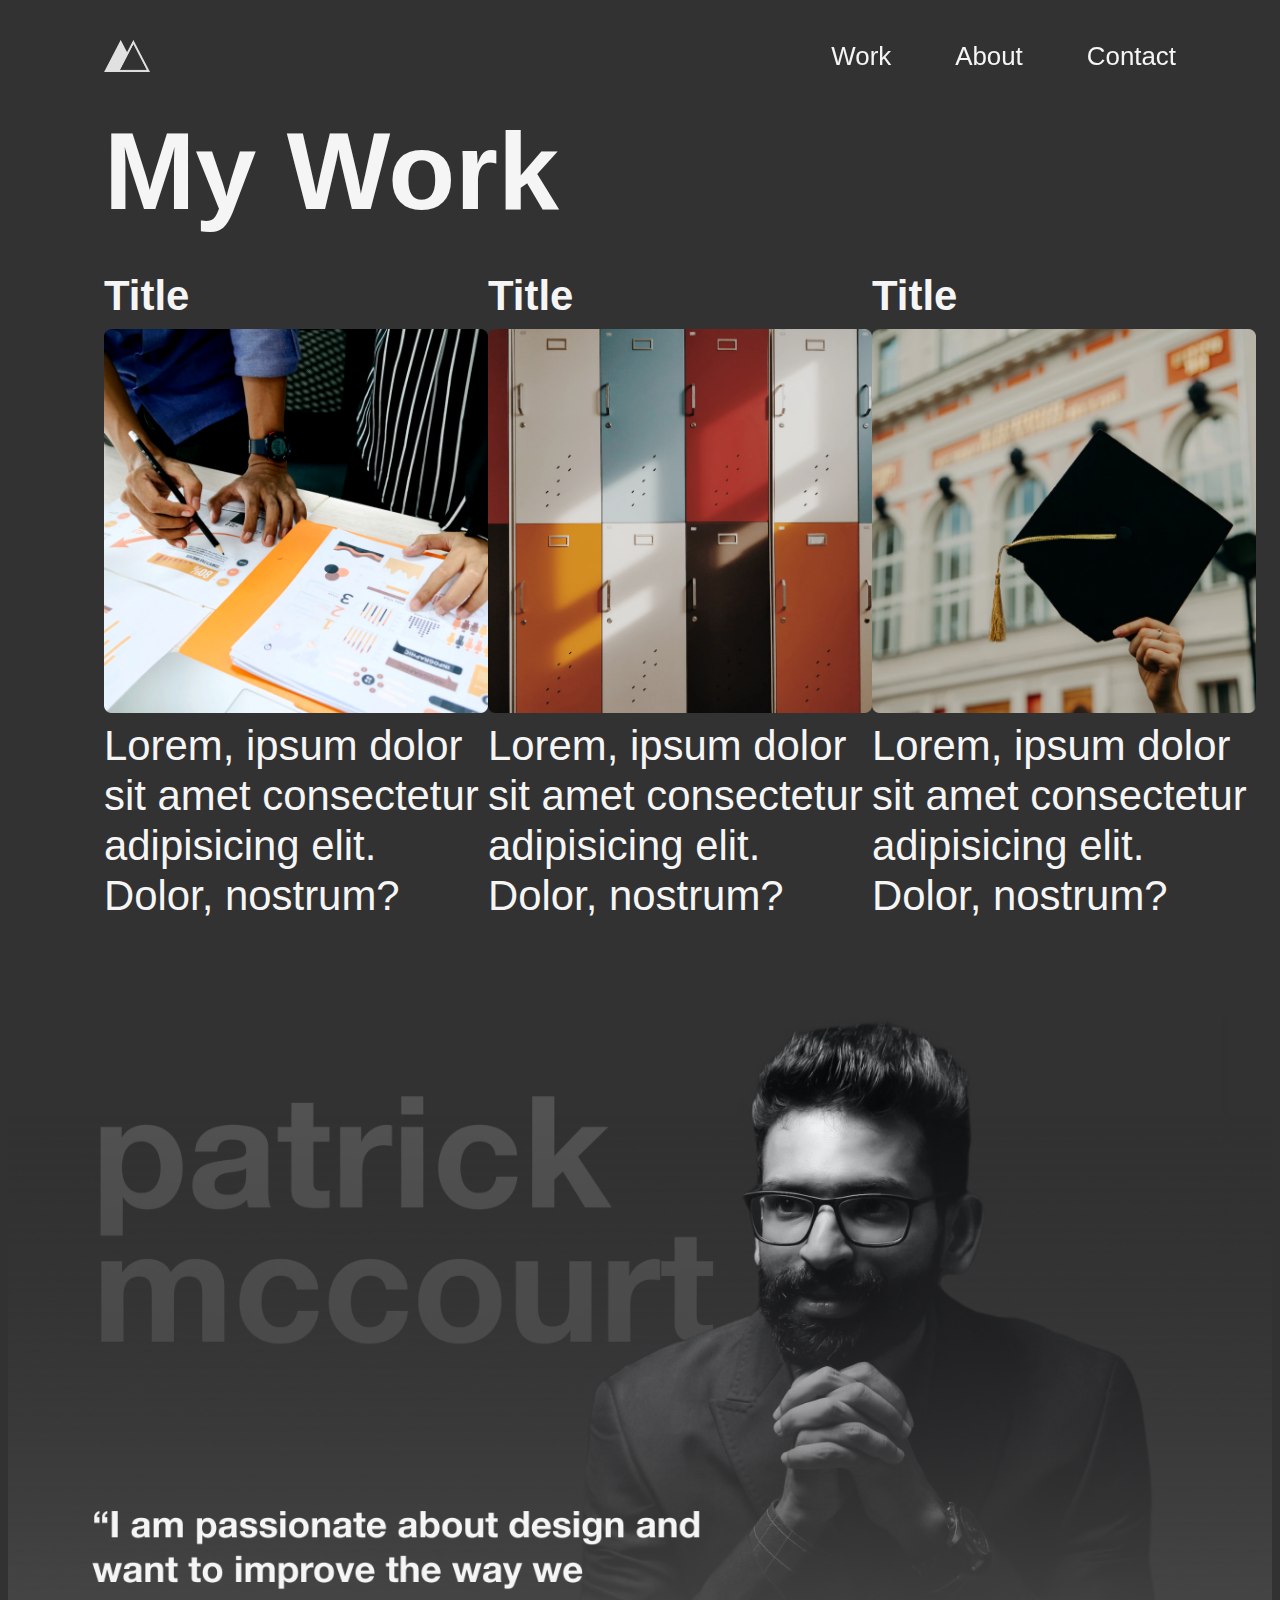
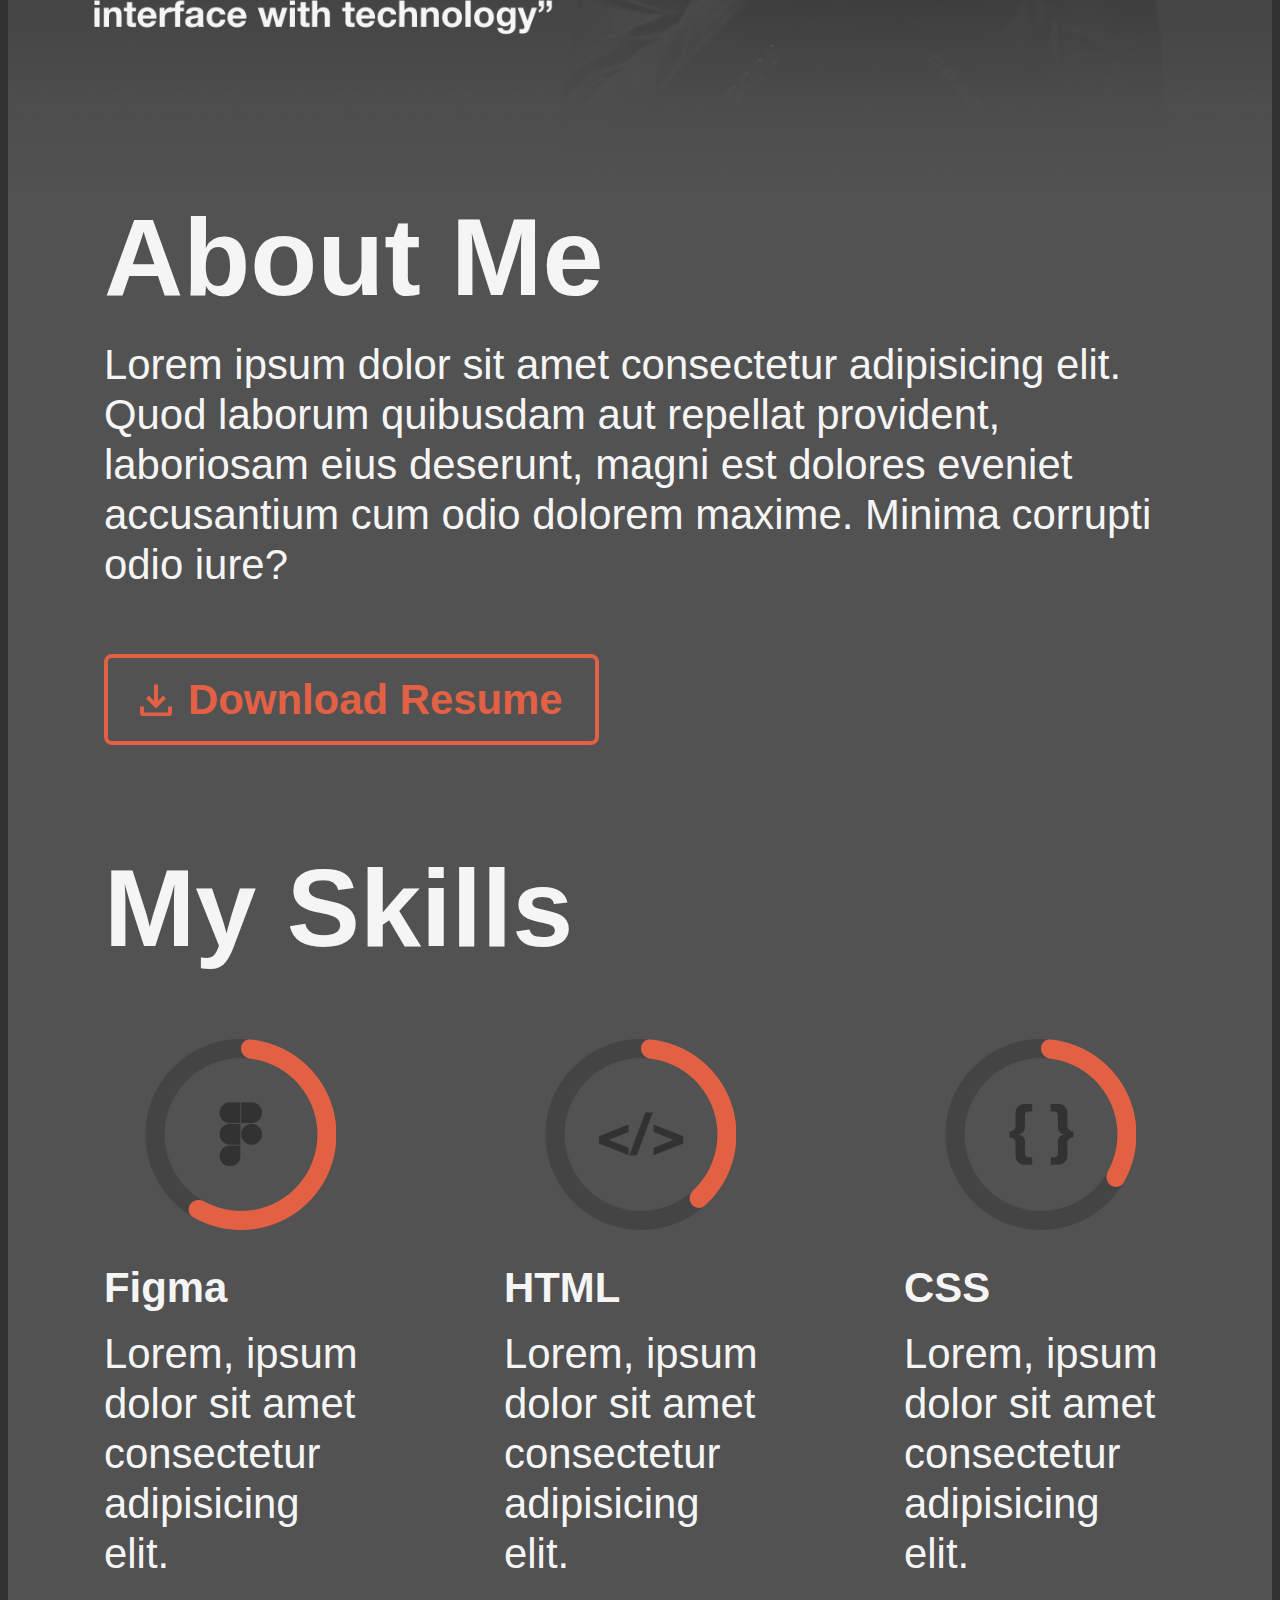
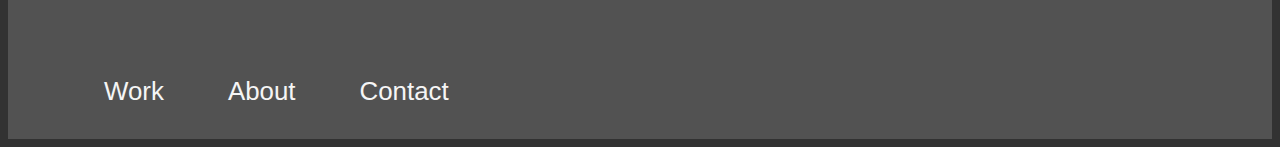
<file: index.html>
<!DOCTYPE html>
<html lang="en">
<head>
    <meta charset="UTF-8">
    <meta http-equiv="X-UA-Compatible" content="IE=edge">
    <meta name="viewport" content="width=device-width, initial-scale=1.0">
    <link rel="stylesheet" type="text/css" href="./CSS/style.css">
    <title>Patrick McCourt</title>
</head>
<body>
    <header>
        <img class="logo" src="./Images/Logo_light.png" alt="">
        <ul class="navigation">
            <li class="navLink">Work</li>
            <li class="navLink">About</li>
            <li class="navLink">Contact</li>
        </ul>
    </header>
    <section class="myWork">
        <h1 id="title">My Work</h1>
        <h2 id="sub1">Title</h2>
        <h2 id="sub2">Title</h2>
        <h2 id="sub3">Title</h2>
        <img id="img1" class="preview" src="./Images/Card1.png" alt="">
        <img id="img2" class="preview" src="./Images/Card2.png" alt="">
        <img id="img3" class="preview" src="./Images/Card3.png" alt="">
        <p id="par1">Lorem, ipsum dolor sit amet consectetur adipisicing elit. Dolor, nostrum?</p>
        <p id="par2">Lorem, ipsum dolor sit amet consectetur adipisicing elit. Dolor, nostrum?</p>
        <p id="par3">Lorem, ipsum dolor sit amet consectetur adipisicing elit. Dolor, nostrum?</p>
    </section>
    <section class="aboutMe">
        <img class="heroImg" src="./Images/Hero.png" alt="">
        <div class="bio">
            <div class="content">
                <h1>About Me</h1>
                <p>Lorem ipsum dolor sit amet consectetur adipisicing elit. Quod laborum quibusdam aut repellat provident, laboriosam eius deserunt, magni est dolores eveniet accusantium cum odio dolorem maxime. Minima corrupti odio iure?</p>
            </div>
            <button><img class="icon" src="./Images/DownloadIcon.png">Download Resume</button>
        </div>
    </section>
    <section class="mySkills">
        <h1>My Skills</h1>
        <div class="skillCards">
            <div class="skill">
                <img class="progress" src="./Images/Figma.png" alt="">
                <div class="content">
                    <h2>Figma</h2>
                    <p>Lorem, ipsum dolor sit amet consectetur adipisicing elit.</p>
                </div>
            </div>
            <div class="skill">
                <img class="progress" src="./Images/HTML.png" alt="">
                <div class="content">
                    <h2>HTML</h2>
                    <p>Lorem, ipsum dolor sit amet consectetur adipisicing elit.</p>
                </div>
            </div>
            <div class="skill">
                <img class="progress" src="./Images/CSS.png" alt="">
                <div class="content">
                    <h2>CSS</h2>
                    <p>Lorem, ipsum dolor sit amet consectetur adipisicing elit.</p>
                </div>
            </div>
        </div>
    </section>
    <footer>
        <ul class="navigation">
            <li class="navLink">Work</li>
            <li class="navLink">About</li>
            <li class="navLink">Contact</li>
        </ul>
    </footer>
</body>
</html>
</file>
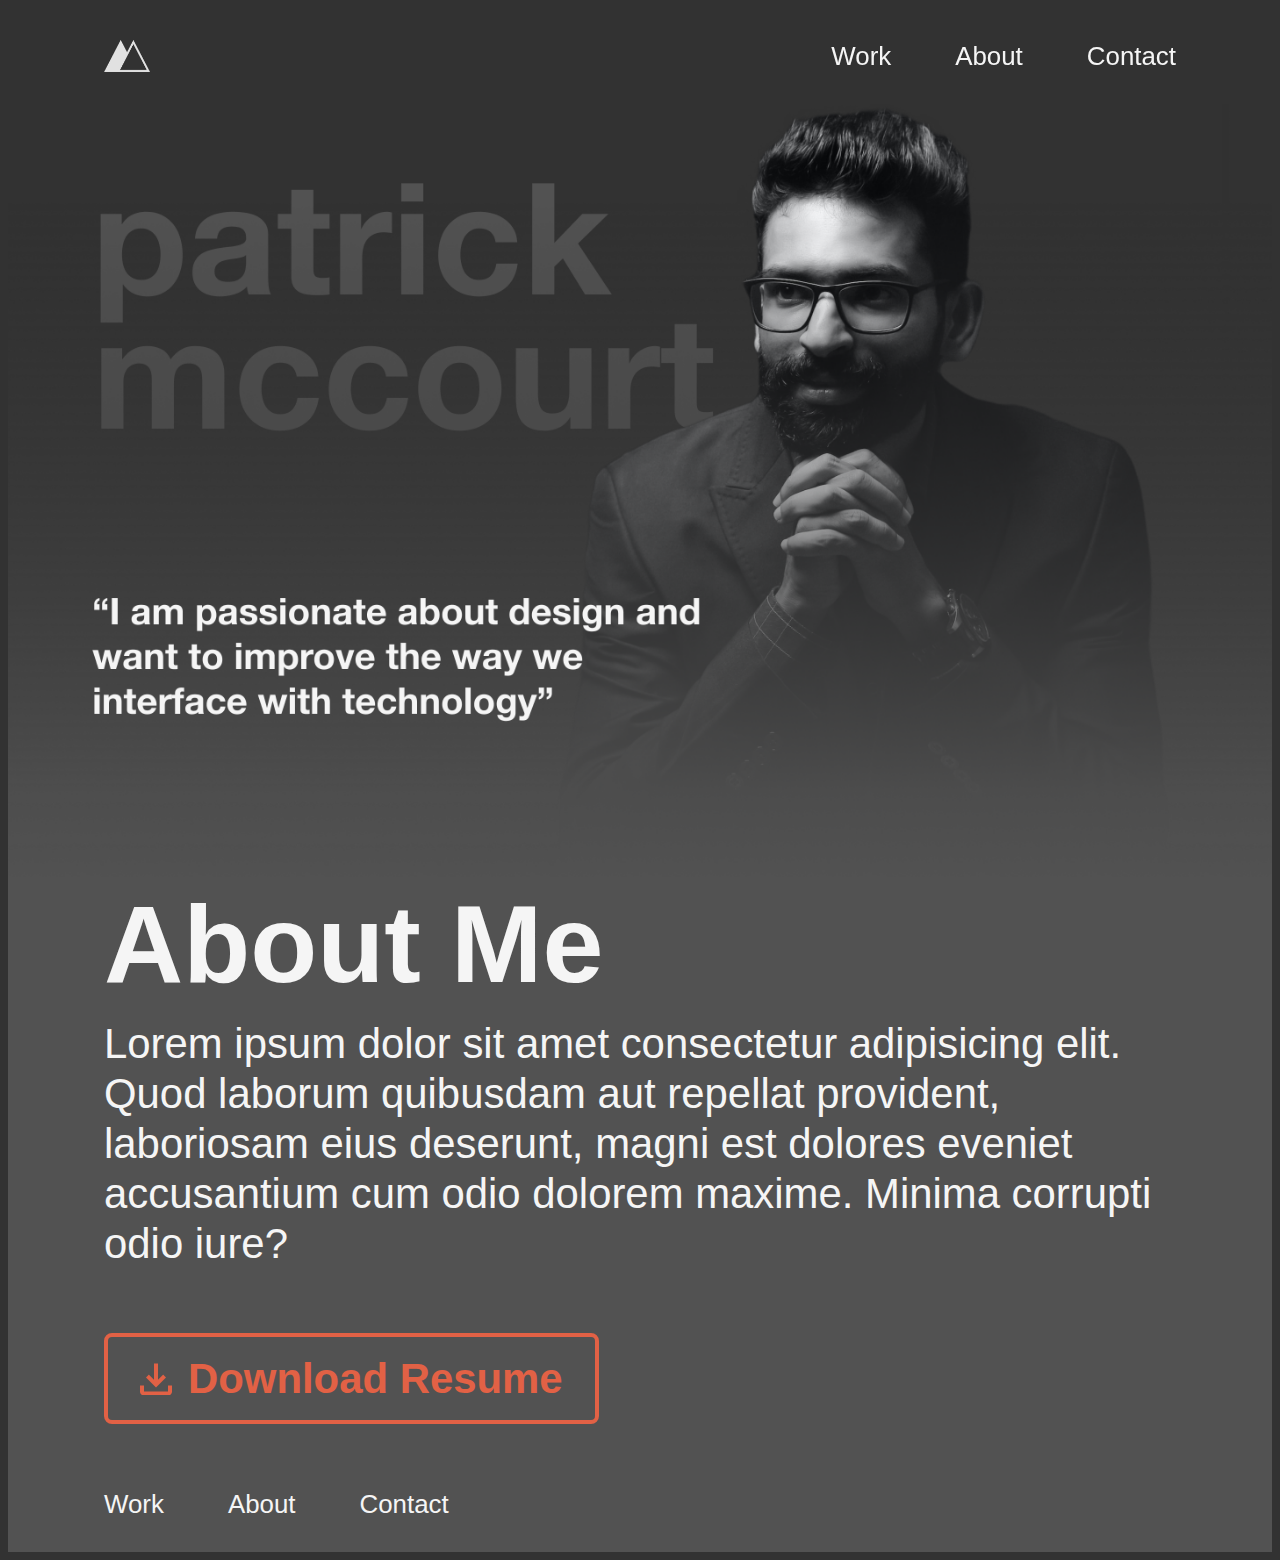
<file: About Me/index.html>
<!DOCTYPE html>
<html lang="en">
<head>
    <meta charset="UTF-8">
    <meta http-equiv="X-UA-Compatible" content="IE=edge">
    <meta name="viewport" content="width=device-width, initial-scale=1.0">
    <link rel="stylesheet" type="text/css" href="./CSS/style.css">
    <title>Patrick McCourt</title>
</head>
<body>
    <header>
        <img class="logo" src="./Images/Logo_light.png" alt="">
        <ul class="navigation">
            <li class="navLink">Work</li>
            <li class="navLink">About</li>
            <li class="navLink">Contact</li>
        </ul>
    </header>
    <section class="aboutMe">
        <img class="heroImg" src="./Images/Hero.png" alt="">
        <div class="bio">
            <div class="content">
                <h1>About Me</h1>
                <p>Lorem ipsum dolor sit amet consectetur adipisicing elit. Quod laborum quibusdam aut repellat provident, laboriosam eius deserunt, magni est dolores eveniet accusantium cum odio dolorem maxime. Minima corrupti odio iure?</p>
            </div>
            <button><img class="icon" src="./Images/DownloadIcon.png">Download Resume</button>
        </div>
    </section>
    <footer>
        <ul class="navigation">
            <li class="navLink">Work</li>
            <li class="navLink">About</li>
            <li class="navLink">Contact</li>
        </ul>
    </footer>
</body>
</html>
</file>
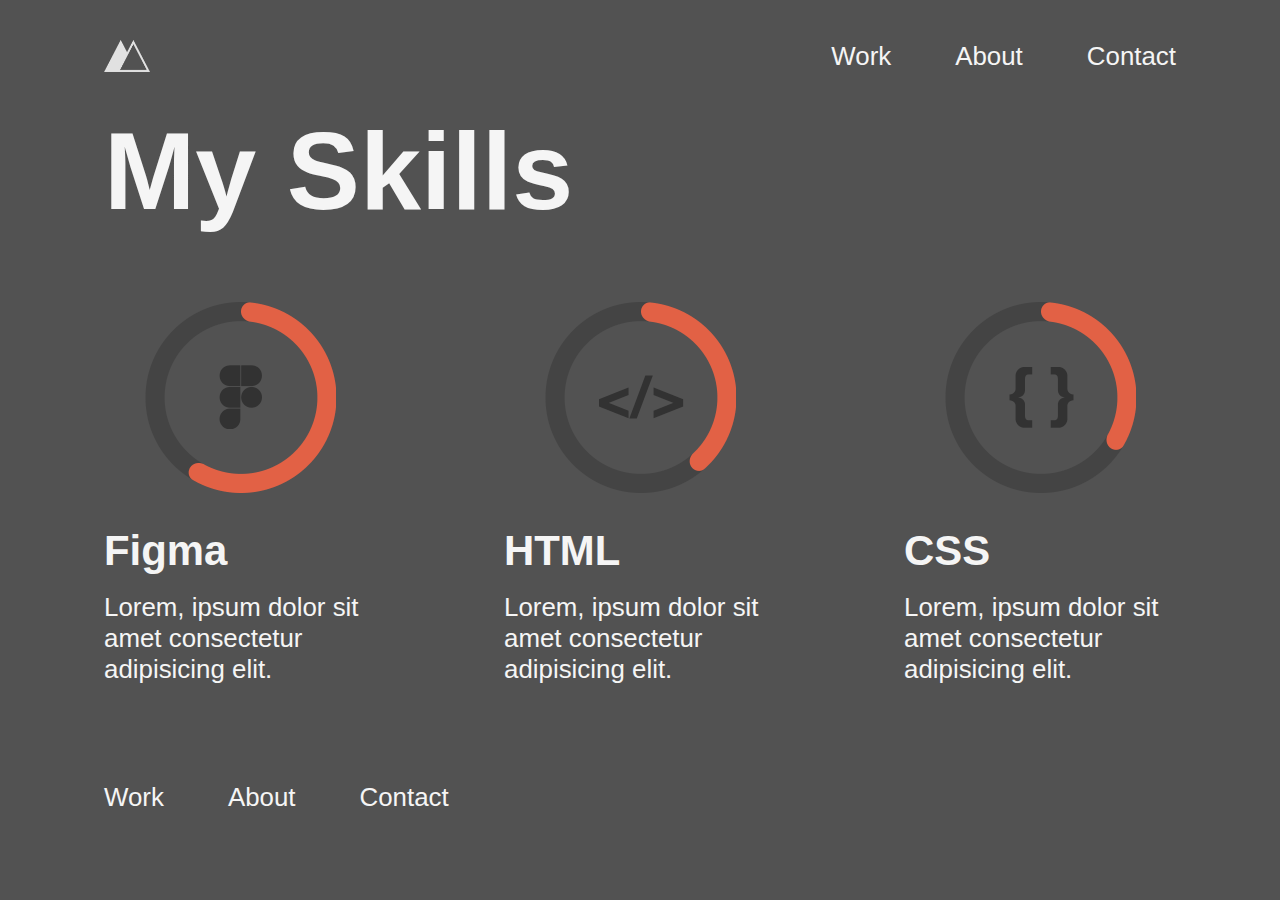
<file: My Skills/index.html>
<!DOCTYPE html>
<html lang="en">
<head>
    <meta charset="UTF-8">
    <meta http-equiv="X-UA-Compatible" content="IE=edge">
    <meta name="viewport" content="width=device-width, initial-scale=1.0">
    <link rel="stylesheet" type="text/css" href="./CSS/style.css">
    <title>My Skills</title>
</head>
<body>
    <header>
        <img class="logo" src="./Images/Logo_light.png" alt="">
        <ul class="navigation">
            <li class="navLink">Work</li>
            <li class="navLink">About</li>
            <li class="navLink">Contact</li>
        </ul>
    </header>
    <section class="mySkills">
        <h1>My Skills</h1>
        <div class="skillCards">
            <div class="skill">
                <img class="progress" src="./Images/Figma.png" alt="">
                <div class="content">
                    <h2>Figma</h2>
                    <p>Lorem, ipsum dolor sit amet consectetur adipisicing elit.</p>
                </div>
            </div>
            <div class="skill">
                <img class="progress" src="./Images/HTML.png" alt="">
                <div class="content">
                    <h2>HTML</h2>
                    <p>Lorem, ipsum dolor sit amet consectetur adipisicing elit.</p>
                </div>
            </div>
            <div class="skill">
                <img class="progress" src="./Images/CSS.png" alt="">
                <div class="content">
                    <h2>CSS</h2>
                    <p>Lorem, ipsum dolor sit amet consectetur adipisicing elit.</p>
                </div>
            </div>
        </div>
    </section>
    <footer>
        <ul class="navigation">
            <li class="navLink">Work</li>
            <li class="navLink">About</li>
            <li class="navLink">Contact</li>
        </ul>
    </footer>
</body>
</html>
</file>
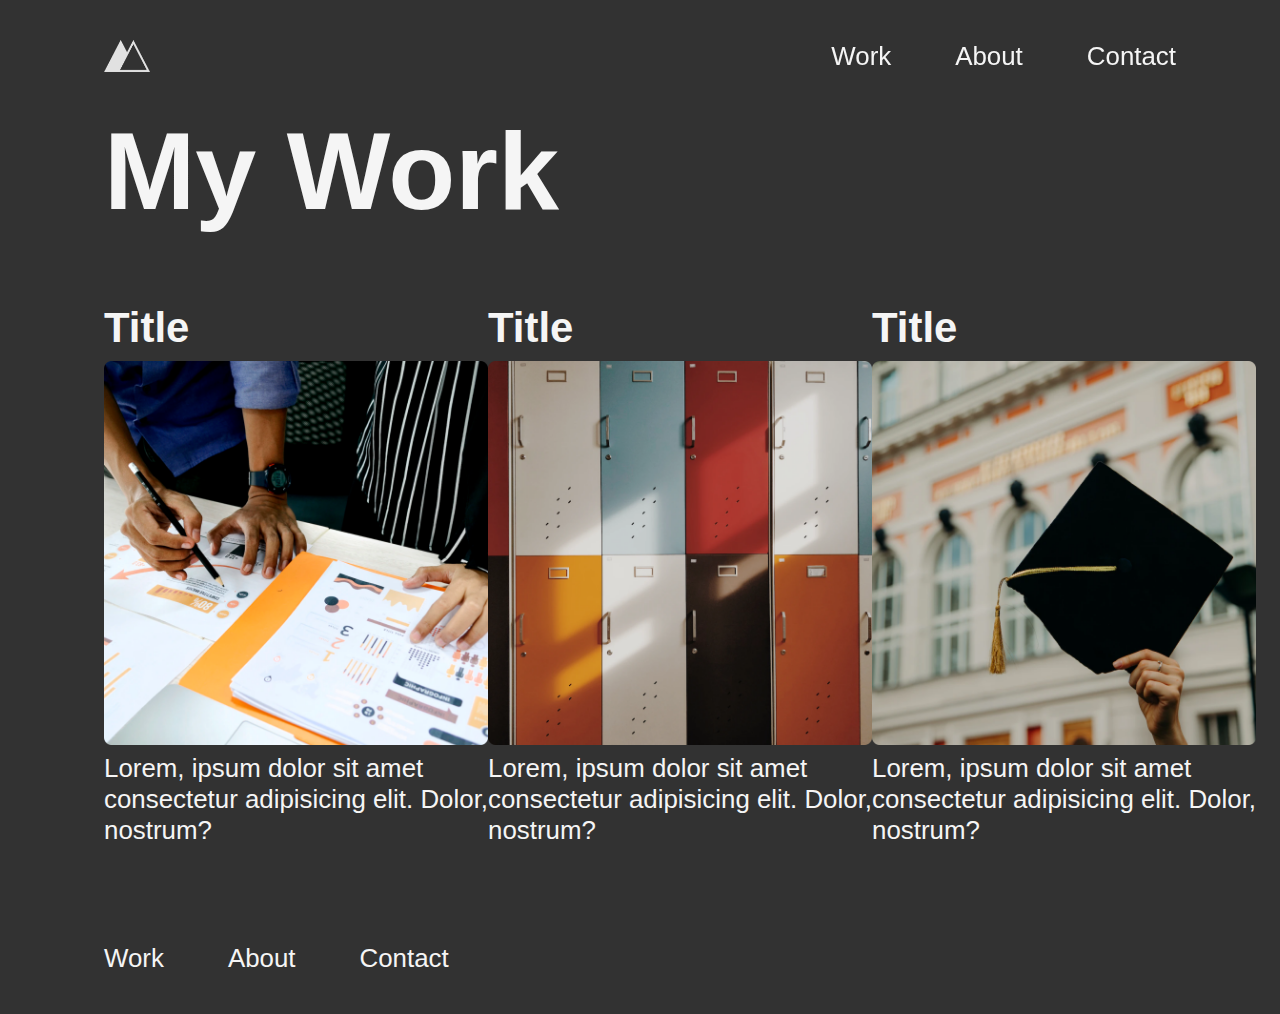
<file: My Work/index.html>
<!DOCTYPE html>
<html lang="en">
<head>
    <meta charset="UTF-8">
    <meta http-equiv="X-UA-Compatible" content="IE=edge">
    <meta name="viewport" content="width=device-width, initial-scale=1.0">
    <link rel="stylesheet" type="text/css" href="./CSS/style.css">
    <title>My Work</title>
</head>
<body>
    <header>
        <img class="logo" src="./Images/Logo_light.png" alt="">
        <ul class="navigation">
            <li class="navLink">Work</li>
            <li class="navLink">About</li>
            <li class="navLink">Contact</li>
        </ul>
    </header>
    <section class="myWork">
        <h1 id="title">My Work</h1>
        <h2 id="sub1">Title</h2>
        <h2 id="sub2">Title</h2>
        <h2 id="sub3">Title</h2>
        <img id="img1" class="preview" src="./Images/Card1.png" alt="">
        <img id="img2" class="preview" src="./Images/Card2.png" alt="">
        <img id="img3" class="preview" src="./Images/Card3.png" alt="">
        <p id="par1">Lorem, ipsum dolor sit amet consectetur adipisicing elit. Dolor, nostrum?</p>
        <p id="par2">Lorem, ipsum dolor sit amet consectetur adipisicing elit. Dolor, nostrum?</p>
        <p id="par3">Lorem, ipsum dolor sit amet consectetur adipisicing elit. Dolor, nostrum?</p>
    </section>
    <footer>
        <ul class="navigation">
            <li class="navLink">Work</li>
            <li class="navLink">About</li>
            <li class="navLink">Contact</li>
        </ul>
    </footer>
</body>
</html>
</file>
<file: CSS/style.css>
/* Global */
body {
    display: flex;
    flex-direction: column;
    align-items: center;
    background-color: #323232;
}

h1 {
    font-family: Arial, Helvetica, sans-serif;
    font-style: normal;
    font-weight: 700;
    font-size: 109.66px;
    line-height: 134px;
    margin: 0px;
    color: #f5f5f5;
    align-self: stretch;
}

h2 {
    font-family: Arial, Helvetica, sans-serif;
    font-style: normal;
    font-weight: 700;
    font-size: 41.89px;
    line-height: 51px;
    margin: 0px;
    color: #f5f5f5;
    align-self: stretch; 
}

p {
    font-family: Arial, Helvetica, sans-serif;
    font-style: normal;
    font-weight: 400;
    font-size: 41.89px;
    line-height: 50px;
    margin: 0px;
    color: #f5f5f5;
    align-self: stretch;
}

/* Header */
header {
    position: sticky;
    top: 0;
    display: flex;
    flex-direction: row;
    justify-content: space-between;
    align-items: center;
    padding: 0px 96px;
    width: auto;
    height: 96px;
    align-self: stretch;
}   

.logo {
    display: flex;
    flex-direction: column;
    align-items: flex-start;
    width: 46px;
    height: 32px;
}

.navigation {
    display: flex;
    flex-direction: row;
    align-items: center;
    padding: 0px;
    gap: 64px;
    list-style-type: none;
}

.navLink {
    font-family: Arial, Helvetica, sans-serif;
    font-style: normal;
    font-weight: 400;
    font-size: 25.89px;
    line-height: 31px;
    color: #f5f5f5;
}

/* My Work */
.myWork {
    display: grid;
    grid-template-columns: auto auto auto;
    grid-template-rows: auto auto auto auto;
    grid-template-areas: 
         "title title title"
         "sub1 sub2 sub3"
         "img1 img2 img3"
         "par1 par2 par3";
    justify-content: space-between;
    padding: 0px 96px 96px;
    align-self: stretch; 
 }
 
 #title {
     grid-area: title;
     margin: 0px 0px 32px;
 }
 #sub1 {
     grid-area: sub1;
 }
 
 #sub2 {
     grid-area: sub2;
 }
 
 #sub3 {
     grid-area: sub3;
 }
 
 #img1 {
     grid-area: img1;
 }
 
 #img2 {
     grid-area: img2;
 }
 
 #img3 {
     grid-area: img3;
 }
 
 #par1 {
     grid-area: par1;
     width: 384px;
 }
 
 #par2 {
     grid-area: par2;
     width: 384px;
 }
 
 #par3 {
     grid-area: par3;
     width: 384px;
 }

 .preview {
    width: 384px;
    height: 384px;
    margin: 8px 0px;
}

/* About Me */
    .aboutMe {
        display: flex;
        flex-direction: column;
        align-items: flex-start;
        width: auto;
        height: auto;
        align-self: stretch;
    }

    .heroImg {
        display: flex;
        flex-direction: column;
        width: auto;
        height: auto;
        align-self: stretch;
    }
    
    .bio {
        display: flex;
        flex-direction: column;
        align-items: flex-start;
        padding: 0px 96px 96px;
        gap: 64px;
        background: #525252;
        align-self: stretch;
    }

    .content {
        display: flex;
        flex-direction: column;
        align-items: flex-start;
        gap: 8px;
        align-self: stretch;
    }

    button {
        display: flex;
        flex-direction: row;
        align-items: center;
        padding: 16px 32px;
        gap: 16px;
        border: 4px solid #e26145;
        border-radius: 8px;
        background: none;
        font-family: Arial, Helvetica, sans-serif;
        font-style: normal;
        font-weight: 700;
        font-size: 41.89px;
        line-height: 51px;
        color: #e26145;
    }

    .icon {
        width: 32px;
        height: 32px;
    }

/* My Skills */
.mySkills {
    display: flex;
    flex-direction: column;
    align-items: flex-start;
    padding: 0px 96px 64px;
    gap: 64px;
    width: auto;
    height: auto;
    background-color: #525252;
    align-self: stretch;
}

.skillCards {
    display: flex;
    flex-direction: row;
    justify-content: space-between;
    align-items: flex-start;
    padding: 0px;
    gap: 128px;
    align-self: stretch;
}

.skill {
    display: flex;
    flex-direction: column;
    align-items: center;
    gap: 32px;
}

.progress {
    width: 191px;
    height: 191px;
}

.content {
    display: flex;
    flex-direction: column;
    align-items: flex-start;
    gap: 16px;
    align-self: stretch;
}



/* Footer */
footer {
    display: flex;
    flex-direction: row;
    align-items: center;
    padding: 0px 96px;
    width: auto;
    height: 96px;
    background: #525252;
    align-self: stretch;
}

/* Media Query */
@media only screen and (max-width: 600px) {
    .myWork {
        grid-template-columns: auto auto;
        grid-template-rows: auto auto auto auto auto auto auto;
        grid-template-areas: 
            "title title"
            "img1 sub1"
            "img1 par1"
            "img2 sub2"
            "img2 par2"
            "img3 sub3"
            "img3 par3";
        padding: 0px 32px 64px;
    }

    .preview {
        width: 192px;
        height: 192px;
        margin: 8px 16px 0px 0px;
    }

    p {
        width: auto;
        height: 192px;
        margin: 8px 0px;
    }

    .skillCards {
        flex-direction: column;
    }

    .skill {
        flex-direction: row;
    }
}
</file>
<file: About Me/CSS/style.css>
body {
    display: flex;
    flex-direction: column;
    align-items: center;
    background-color: #323232;
}

/* Header */
header {
    position: sticky;
    top: 0;
    display: flex;
    flex-direction: row;
    justify-content: space-between;
    align-items: center;
    padding: 0px 96px;
    width: auto;
    height: 96px;
    align-self: stretch;
}   

.logo {
    display: flex;
    flex-direction: column;
    align-items: flex-start;
    width: 46px;
    height: 32px;
}

.navigation {
    display: flex;
    flex-direction: row;
    align-items: center;
    padding: 0px;
    gap: 64px;
    list-style-type: none;
}

.navLink {
    font-family: Arial, Helvetica, sans-serif;
    font-style: normal;
    font-weight: 400;
    font-size: 25.89px;
    line-height: 31px;
    color: #f5f5f5;
}

/* About Me */
    .aboutMe {
        display: flex;
        flex-direction: column;
        align-items: flex-start;
        width: auto;
        height: auto;
        align-self: stretch;
            }

    .heroImg {
        display: flex;
        flex-direction: column;
        width: auto;
        height: auto;
        align-self: stretch;
    }
    
    .bio {
        display: flex;
        flex-direction: column;
        align-items: flex-start;
        padding: 0px 96px 32px;
        gap: 64px;
        background: #525252;
        align-self: stretch;
    }

    .content {
        display: flex;
        flex-direction: column;
        align-items: flex-start;
        gap: 8px;
        align-self: stretch;
    }

    h1 {
        font-family: Arial, Helvetica, sans-serif;
        font-style: normal;
        font-weight: 700;
        font-size: 109.66px;
        line-height: 134px;
        margin: 0px;
        color: #f5f5f5;
        align-self: stretch;
    }

    p {
        font-family: Arial, Helvetica, sans-serif;
        font-style: normal;
        font-weight: 400;
        font-size: 41.89px;
        line-height: 50px;
        margin: 0px;
        color: #f5f5f5;
        align-self: stretch;
    }

    button {
        display: flex;
        flex-direction: row;
        align-items: center;
        padding: 16px 32px;
        gap: 16px;
        border: 4px solid #e26145;
        border-radius: 8px;
        background: none;
        font-family: Arial, Helvetica, sans-serif;
        font-style: normal;
        font-weight: 700;
        font-size: 41.89px;
        line-height: 51px;
        color: #e26145;
    }

    .icon {
        width: 32px;
        height: 32px;
    }

/* Footer */
footer {
    display: flex;
    flex-direction: row;
    align-items: center;
    padding: 0px 96px;
    width: auto;
    height: 96px;
    background: #525252;
    align-self: stretch;
}
</file>
<file: My Skills/CSS/style.css>
body {
    display: flex;
    flex-direction: column;
    align-items: center;
    background-color: #525252;
}

/* Header */
header {
    position: sticky;
    top: 0;
    display: flex;
    flex-direction: row;
    justify-content: space-between;
    align-items: center;
    padding: 0px 96px;
    width: auto;
    height: 96px;
    align-self: stretch;
}

.logo {
    display: flex;
    flex-direction: column;
    align-items: flex-start;
    width: 46px;
    height: 32px;
}

.navigation {
    display: flex;
    flex-direction: row;
    align-items: center;
    padding: 0px;
    gap: 64px;
    list-style-type: none;
}

.navLink {
    font-family: Arial, Helvetica, sans-serif;
    font-style: normal;
    font-weight: 400;
    font-size: 25.89px;
    line-height: 31px;
    color: #f5f5f5;
}

/* My Skills */
.mySkills {
    display: flex;
    flex-direction: column;
    align-items: flex-start;
    padding: 0px 0px 64px;
    gap: 64px;
    width: auto;
    height: auto;
    align-self: stretch;
}

h1 {
    font-family: Arial, Helvetica, sans-serif;
    font-style: normal;
    font-weight: 700;
    font-size: 109.66px;
    line-height: 134px;
    margin: 0px;
    padding: 0px 96px;
    color: #f5f5f5;
    align-self: stretch;
}

.skillCards {
    display: flex;
    flex-direction: row;
    justify-content: space-between;
    align-items: flex-start;
    padding: 0px 96px;
    gap: 128px;
    align-self: stretch;
}

.skill {
    display: flex;
    flex-direction: column;
    align-items: center;
    gap: 32px;
}

.progress {
    width: 191px;
    height: 191px;
}

.content {
    display: flex;
    flex-direction: column;
    align-items: flex-start;
    gap: 16px;
    align-self: stretch;
}

h2 {
    font-family: Arial, Helvetica, sans-serif;
    font-style: normal;
    font-weight: 700;
    font-size: 41.89px;
    line-height: 51px;
    margin: 0px;
    color: #f5f5f5;
    align-self: stretch;
}

p {
    font-family: Arial, Helvetica, sans-serif;
    font-style: normal;
    font-weight: 400;
    font-size: 25.89px;
    line-height: 31px;
    margin: 0px;
    color: #f5f5f5;
    align-self: stretch;
}

/* footer */
footer {
    display: flex;
    flex-direction: row;
    align-items: center;
    padding: 0px 96px;
    width: auto;
    height: 96px;
    background: #525252;
    align-self: stretch;
}

/* Media Query */
@media only screen and (max-width: 600px) {
    .skillCards {
        flex-direction: column;
    }

    .skill {
        flex-direction: row;
    }
}
</file>
<file: My Work/CSS/style.css>
body {
    display: flex;
    flex-direction: column;
    align-items: center;
    background-color: #323232;
}

/* Header */
header {
    position: sticky;
    top: 0;
    display: flex;
    flex-direction: row;
    justify-content: space-between;
    align-items: center;
    padding: 0px 96px;
    width: auto;
    height: 96px;
    align-self: stretch;
}

.logo {
    display: flex;
    flex-direction: column;
    align-items: flex-start;
    width: 46px;
    height: 32px;
}

.navigation {
    display: flex;
    flex-direction: row;
    align-items: center;
    padding: 0px;
    gap: 64px;
    list-style-type: none;
}

.navLink {
    font-family: Arial, Helvetica, sans-serif;
    font-style: normal;
    font-weight: 400;
    font-size: 25.89px;
    line-height: 31px;
    color: #f5f5f5;
}

/* My Work */
.myWork {
   display: grid;
   grid-template-columns: auto auto auto;
   grid-template-rows: auto auto auto auto;
   grid-template-areas: 
        "title title title"
        "sub1 sub2 sub3"
        "img1 img2 img3"
        "par1 par2 par3";
   justify-content: space-between;
   padding: 0px 96px 64px;
   align-self: stretch; 
}

#title {
    grid-area: title;
}
#sub1 {
    grid-area: sub1;
}

#sub2 {
    grid-area: sub2;
}

#sub3 {
    grid-area: sub3;
}

#img1 {
    grid-area: img1;
}

#img2 {
    grid-area: img2;
}

#img3 {
    grid-area: img3;
}

#par1 {
    grid-area: par1;
}

#par2 {
    grid-area: par2;
}

#par3 {
    grid-area: par3;
}

h1 {
    font-family: Arial, Helvetica, sans-serif;
    font-style: normal;
    font-weight: 700;
    font-size: 109.66px;
    line-height: 134px;
    margin: 0px 0px 64px;
    color: #f5f5f5;
    align-self: stretch;
}

h2 {
    font-family: Arial, Helvetica, sans-serif;
    font-style: normal;
    font-weight: 700;
    font-size: 41.89px;
    line-height: 51px;
    margin: 0px;
    color: #f5f5f5;
    align-self: stretch; 
}

.preview {
    width: 384px;
    height: 384px;
    margin: 8px 0px;
}

p {
    font-family: Arial, Helvetica, sans-serif;
    font-style: normal;
    font-weight: 400;
    font-size: 25.89px;
    line-height: 31px;
    width: 384px;
    margin: 0px;
    color: #f5f5f5;
    align-self: stretch;
}

/* footer */
footer {
    display: flex;
    flex-direction: row;
    align-items: center;
    padding: 0px 96px;
    width: auto;
    height: 96px;
    background: #323232;
    align-self: stretch;
}

/* Media Query */
@media only screen and (max-width: 600px) {
    .myWork {
        grid-template-columns: auto auto;
        grid-template-rows: auto auto auto auto auto auto auto;
        grid-template-areas: 
            "title title"
            "img1 sub1"
            "img1 par1"
            "img2 sub2"
            "img2 par2"
            "img3 sub3"
            "img3 par3";
        padding: 0px 32px 64px;
    }
    .preview {
        width: 192px;
        height: 192px;
        margin: 8px 16px 0px 0px;
    }
    p {
        width: auto;
        height: 192px;
        margin: 8px 0px;
    }
}
</file>
